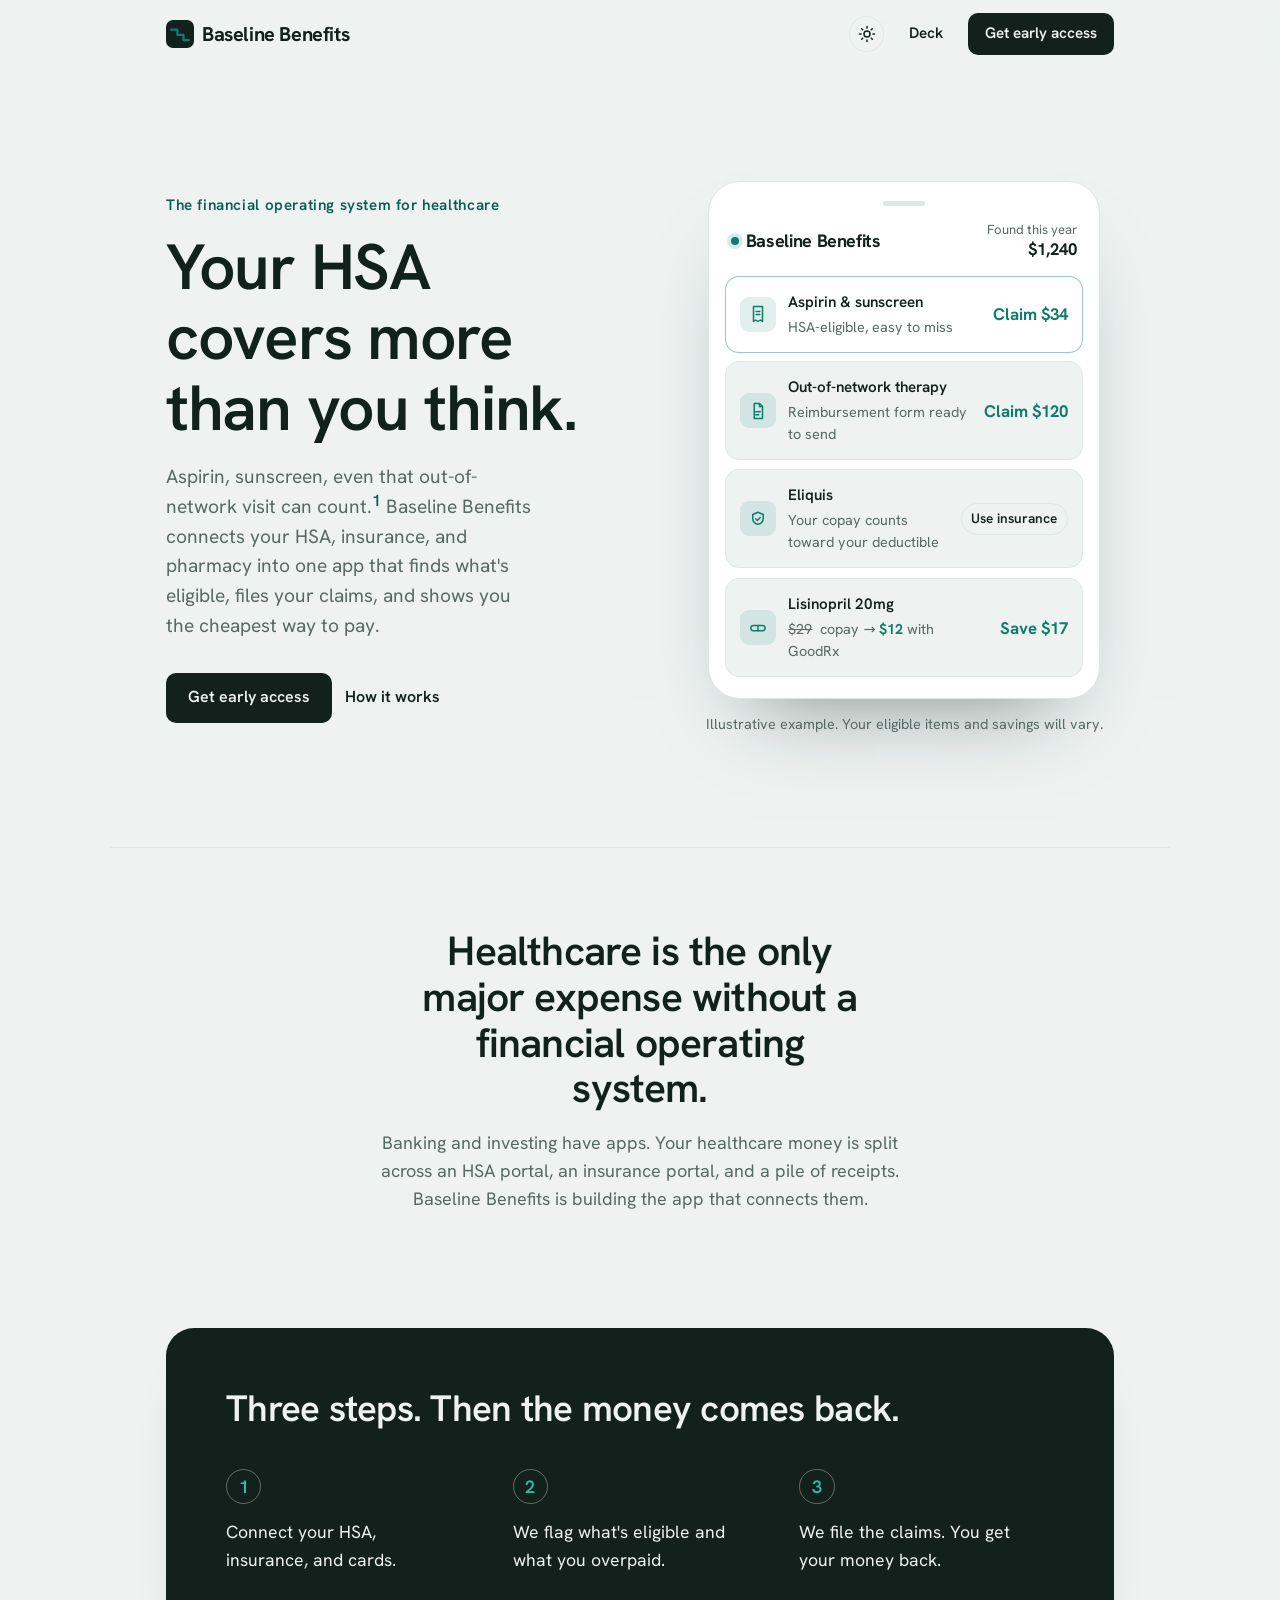
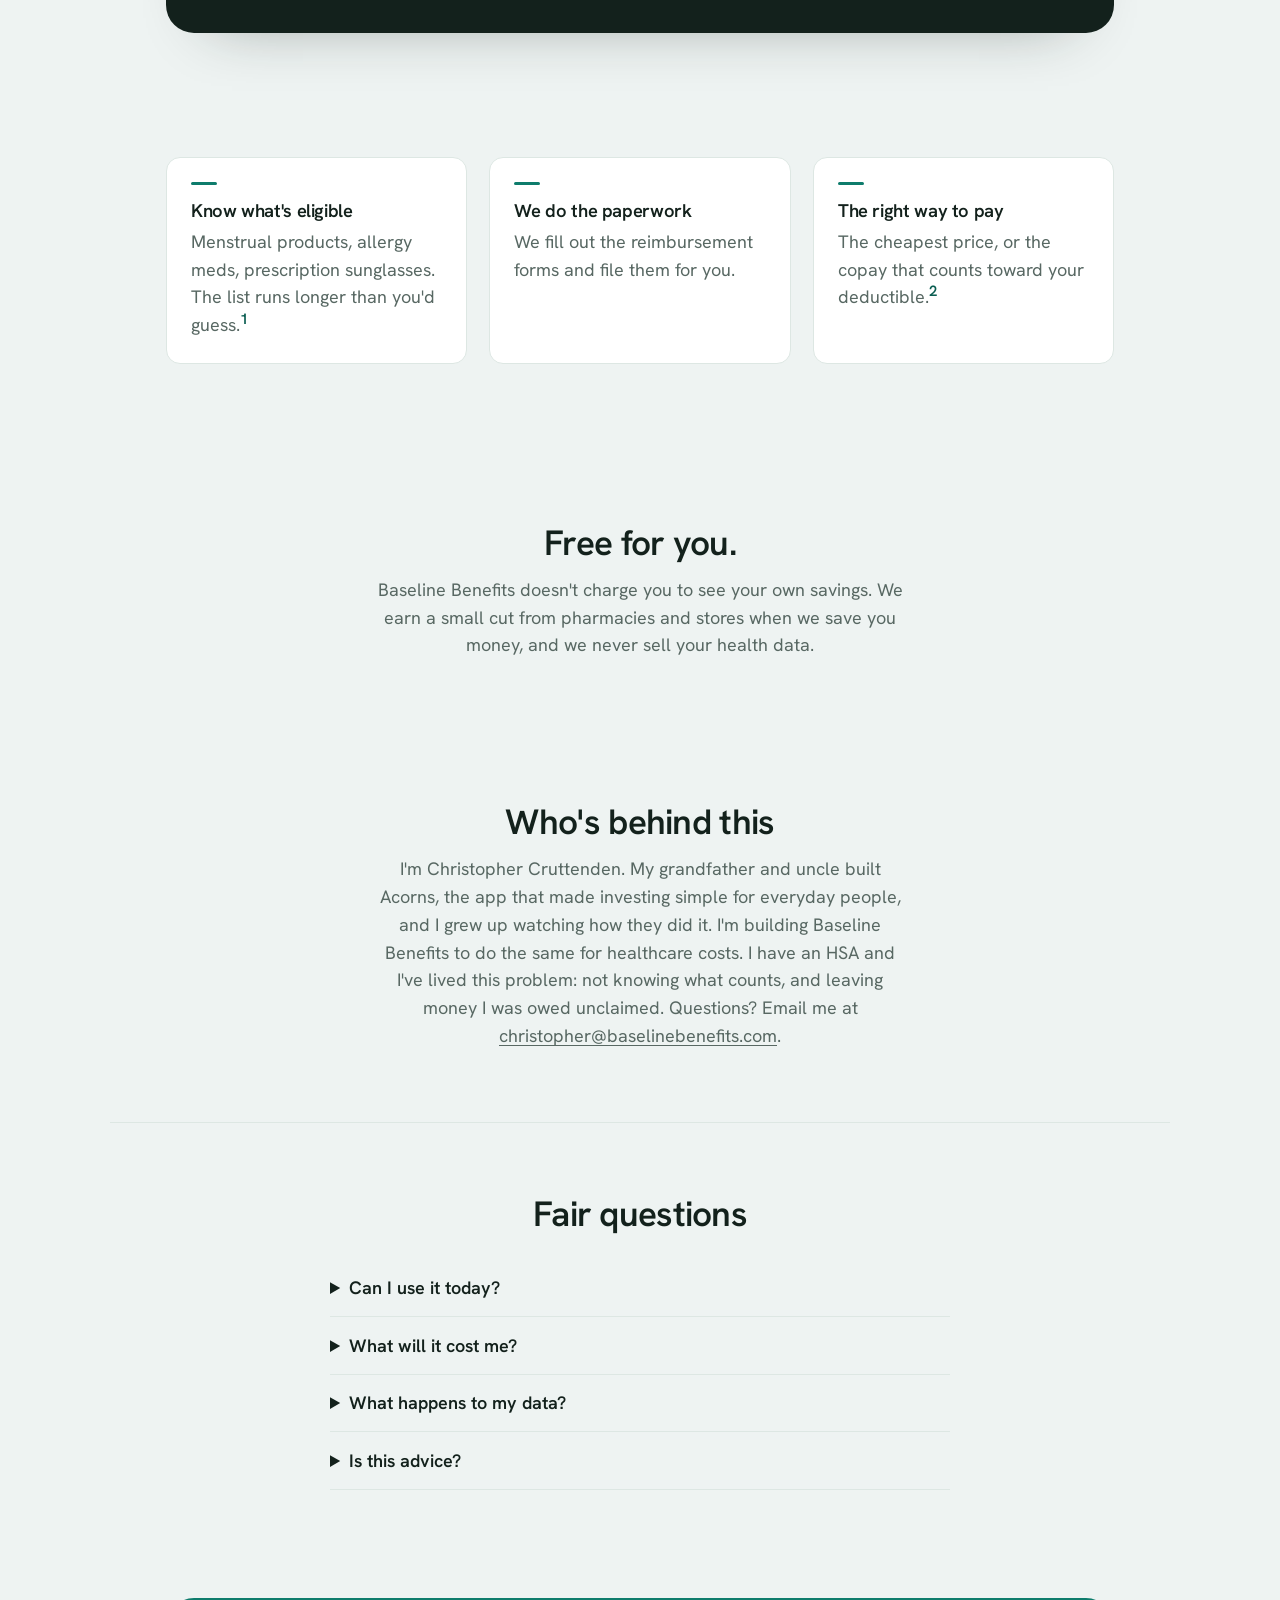
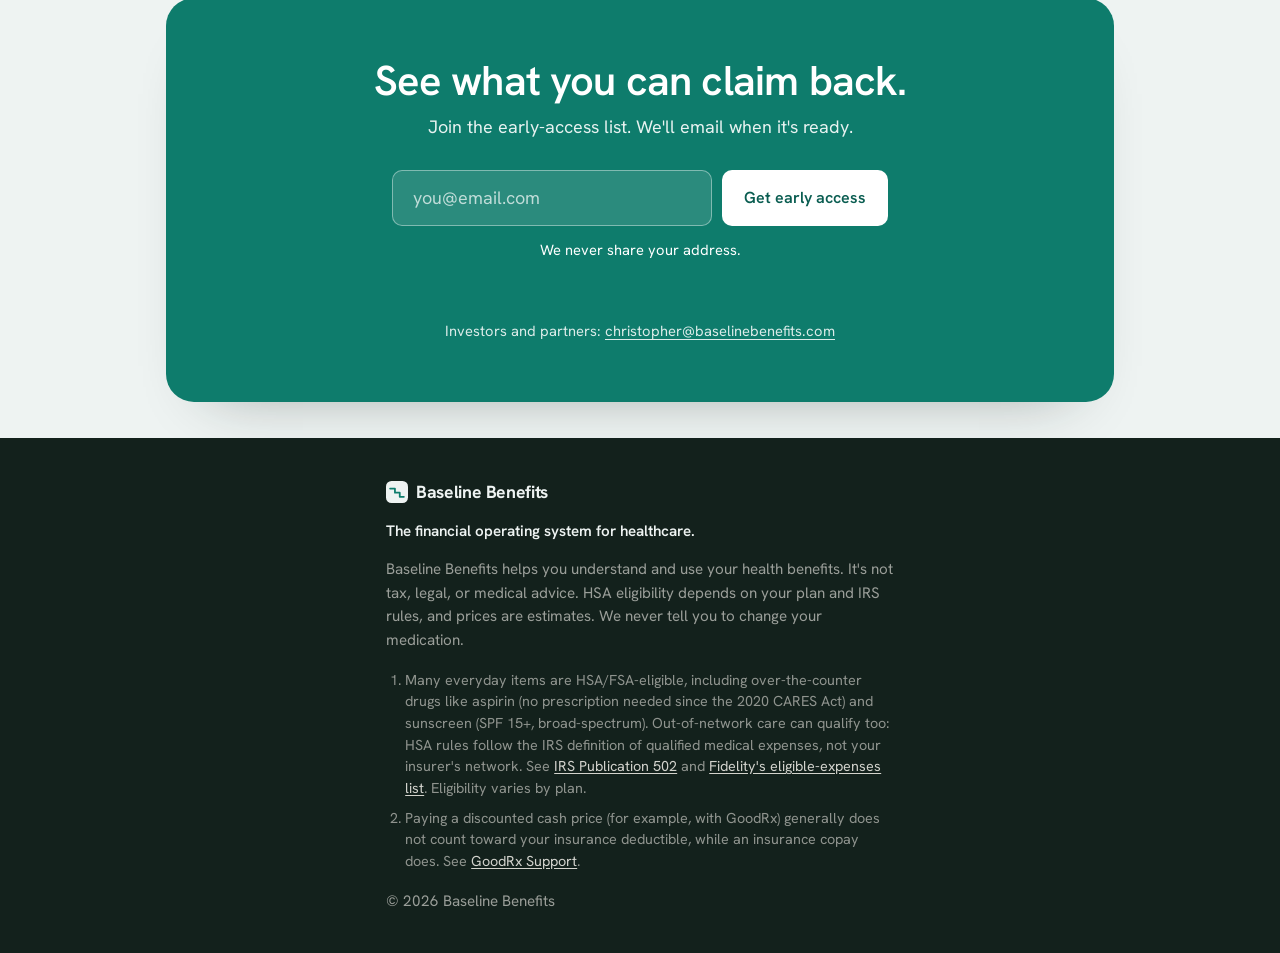
<file: index.html>
<!DOCTYPE html>
<html lang="en">
<head>
  <meta charset="UTF-8" />
  <meta name="viewport" content="width=device-width, initial-scale=1.0" />

  <title>Baseline Benefits · The Financial Operating System for Healthcare</title>
  <meta name="description" content="Your HSA covers more than you think. Baseline Benefits finds what's eligible, files your claims, and shows you the cheapest way to pay. Join the waitlist." />
  <meta name="robots" content="index, follow, max-image-preview:large, max-snippet:-1, max-video-preview:-1" />
  <link rel="canonical" href="https://baselinebenefits.com/" />
  <meta name="theme-color" content="#EEF3F2" media="(prefers-color-scheme: light)" />
  <meta name="theme-color" content="#0f1a16" media="(prefers-color-scheme: dark)" />

  <!-- Open Graph -->
  <meta property="og:site_name" content="Baseline Benefits" />
  <meta property="og:locale" content="en_US" />
  <meta property="og:type" content="website" />
  <meta property="og:url" content="https://baselinebenefits.com/" />
  <meta property="og:title" content="Baseline Benefits · The Financial Operating System for Healthcare" />
  <meta property="og:description" content="Your HSA covers more than you think. Baseline Benefits connects your HSA, insurance, and pharmacy to find what's eligible, file your claims, and show you the cheapest way to pay." />
  <meta property="og:image" content="https://baselinebenefits.com/og.png" />
  <meta property="og:image:width" content="1200" />
  <meta property="og:image:height" content="630" />
  <meta property="og:image:alt" content="Baseline Benefits — the financial operating system for healthcare" />

  <!-- Twitter -->
  <meta name="twitter:card" content="summary_large_image" />
  <meta name="twitter:title" content="Baseline Benefits · The Financial Operating System for Healthcare" />
  <meta name="twitter:description" content="Your HSA covers more than you think. Baseline Benefits finds what's eligible, files your claims, and shows you the cheapest way to pay." />
  <meta name="twitter:image" content="https://baselinebenefits.com/og.png" />
  <meta name="twitter:image:alt" content="Baseline Benefits — the financial operating system for healthcare" />

  <link rel="icon" href="/favicon.svg" type="image/svg+xml" />

  <link rel="apple-touch-icon" href="/apple-touch-icon.png" />

  <link rel="preload" href="/fonts/hanken-grotesk.woff2" as="font" type="font/woff2" crossorigin />

  <script>(function(){try{var t=localStorage.getItem('theme')||(matchMedia('(prefers-color-scheme: dark)').matches?'dark':'light');document.documentElement.setAttribute('data-theme',t);}catch(e){}})();</script>

  <link rel="stylesheet" href="styles.css" />

  <script type="application/ld+json">
  {
    "@context": "https://schema.org",
    "@graph": [
      {
        "@type": "Organization",
        "@id": "https://baselinebenefits.com/#org",
        "name": "Baseline Benefits",
        "url": "https://baselinebenefits.com/",
        "logo": "https://baselinebenefits.com/apple-touch-icon.png",
        "image": "https://baselinebenefits.com/og.png",
        "email": "christopher@baselinebenefits.com",
        "slogan": "The financial operating system for healthcare",
        "description": "Baseline Benefits connects your HSA, insurance, and pharmacy into one app that finds what's eligible, files your claims, and shows you the cheapest way to pay.",
        "foundingDate": "2026",
        "founder": {
          "@type": "Person",
          "name": "Christopher Cruttenden",
          "jobTitle": "Founder",
          "email": "christopher@baselinebenefits.com",
          "url": "https://baselinebenefits.com/#founder"
        }
      },
      {
        "@type": "WebSite",
        "@id": "https://baselinebenefits.com/#website",
        "url": "https://baselinebenefits.com/",
        "name": "Baseline Benefits",
        "inLanguage": "en-US",
        "publisher": { "@id": "https://baselinebenefits.com/#org" }
      },
      {
        "@type": "FAQPage",
        "@id": "https://baselinebenefits.com/#faq",
        "mainEntity": [
          { "@type": "Question", "name": "Can I use it today?", "acceptedAnswer": { "@type": "Answer", "text": "Not yet. We're building now, and the waitlist gets first access. You'll get one email when it's ready." } },
          { "@type": "Question", "name": "What will it cost me?", "acceptedAnswer": { "@type": "Answer", "text": "Nothing. We earn a small cut from pharmacies and stores when we save you money, never from you." } },
          { "@type": "Question", "name": "What happens to my data?", "acceptedAnswer": { "@type": "Answer", "text": "Today we store your email and use it to tell you when the app is ready. Once you connect accounts, your data is used to find your savings. We never sell it." } },
          { "@type": "Question", "name": "Is this advice?", "acceptedAnswer": { "@type": "Answer", "text": "No. Baseline Benefits helps you use the benefits you already have. We don't give medical, tax, or legal advice, and we never suggest changing your medication." } }
        ]
      }
    ]
  }
  </script>

  <!-- Google Analytics (GA4) -->
  <script async src="https://www.googletagmanager.com/gtag/js?id=G-0JN7B5VVE1"></script>
  <script>
    window.dataLayer = window.dataLayer || [];
    function gtag(){dataLayer.push(arguments);}
    gtag('js', new Date());
    gtag('config', 'G-0JN7B5VVE1');
  </script>
  <!-- Microsoft Clarity -->
  <script type="text/javascript">
    (function(c,l,a,r,i,t,y){
      c[a]=c[a]||function(){(c[a].q=c[a].q||[]).push(arguments)};
      t=l.createElement(r);t.async=1;t.src="https://www.clarity.ms/tag/"+i;
      y=l.getElementsByTagName(r)[0];y.parentNode.insertBefore(t,y);
    })(window, document, "clarity", "script", "xdabrymzb3");
  </script>
</head>
<body>
  <a class="skip-link" href="#top">Skip to content</a>
  <header class="nav" id="nav">
    <div class="wrap nav__inner">
      <a class="brand" href="#top" aria-label="Baseline Benefits home">
        <svg viewBox="0 0 32 32" width="28" height="28" aria-hidden="true">
          <rect width="32" height="32" rx="8" fill="var(--ink)"/>
          <path d="M6 11 H13 V17 H20 V23 H26" fill="none" stroke="var(--accent)" stroke-width="2.6" stroke-linecap="round" stroke-linejoin="round"/>
        </svg>
        <span class="brand__name">Baseline Benefits</span>
      </a>
      <span class="nav__right">
        <button id="themeToggle" class="theme-toggle" type="button" aria-label="Dark mode" title="Dark mode">
          <svg class="i-moon" viewBox="0 0 24 24" width="18" height="18" aria-hidden="true" fill="none" stroke="currentColor" stroke-width="2" stroke-linecap="round" stroke-linejoin="round"><path d="M21 12.8A9 9 0 1 1 11.2 3 7 7 0 0 0 21 12.8z"/></svg>
          <svg class="i-sun" viewBox="0 0 24 24" width="18" height="18" aria-hidden="true" fill="none" stroke="currentColor" stroke-width="2" stroke-linecap="round" stroke-linejoin="round"><circle cx="12" cy="12" r="4"/><path d="M12 2v2M12 20v2M4.9 4.9l1.4 1.4M17.7 17.7l1.4 1.4M2 12h2M20 12h2M4.9 19.1l1.4-1.4M17.7 6.3l1.4-1.4"/></svg>
        </button>
        <a href="/deck/" class="btn btn--text">Deck</a>
        <a href="#cta" class="btn btn--solid">Get early access</a>
      </span>
    </div>
  </header>

  <main id="top" tabindex="-1">
    <!-- HERO -->
    <section class="hero wrap">
      <div class="hero__copy">
        <p class="eyebrow">The financial operating system for healthcare</p>
        <h1 class="reveal">Your HSA covers more than you think.</h1>
        <p class="lede reveal" style="--d:.08s">
          Aspirin, sunscreen, even that out-of-network visit can count.<sup><a href="#n1">1</a></sup>
          Baseline Benefits connects your HSA, insurance, and pharmacy into one app
          that finds what's eligible, files your claims, and shows you the cheapest way to pay.
        </p>
        <div class="hero__cta reveal" style="--d:.16s">
          <a href="#cta" class="btn btn--solid">Get early access</a>
          <a href="#how" class="btn btn--text">How it works</a>
        </div>
      </div>

      <div class="hero__aside">
        <div class="phone reveal" style="--d:.12s" aria-label="The Baseline Benefits app: how it saves you money">
        <div class="phone__notch" aria-hidden="true"></div>
        <div class="phone__head">
          <span class="phone__brand"><span class="dot" aria-hidden="true"></span> Baseline Benefits</span>
          <span class="phone__saved">Found this year<b>$1,240</b></span>
        </div>
        <ul class="feed">
          <li class="fcard fcard--price">
            <span class="fcard__icon" aria-hidden="true">
              <svg viewBox="0 0 24 24" width="18" height="18" fill="none" stroke="currentColor" stroke-width="2" stroke-linecap="round" stroke-linejoin="round"><path d="M6 2 h12 v20 l-3-2 -3 2 -3-2 -3 2 z"/><line x1="9.5" y1="8.5" x2="14.5" y2="8.5"/><line x1="9.5" y1="12.5" x2="14.5" y2="12.5"/></svg>
            </span>
            <span class="fcard__body">
              <span class="fcard__title">Aspirin &amp; sunscreen</span>
              <span class="fcard__sub">HSA-eligible, easy to miss</span>
            </span>
            <span class="fcard__val">Claim $34</span>
          </li>
          <li class="fcard">
            <span class="fcard__icon" aria-hidden="true">
              <svg viewBox="0 0 24 24" width="18" height="18" fill="none" stroke="currentColor" stroke-width="2" stroke-linecap="round" stroke-linejoin="round"><path d="M7 2 h7 l4 4 v16 h-11 z"/><path d="M14 2 v4 h4"/><line x1="9" y1="13" x2="15" y2="13"/><line x1="9" y1="17" x2="13" y2="17"/></svg>
            </span>
            <span class="fcard__body">
              <span class="fcard__title">Out-of-network therapy</span>
              <span class="fcard__sub">Reimbursement form ready to send</span>
            </span>
            <span class="fcard__val">Claim $120</span>
          </li>
          <li class="fcard">
            <span class="fcard__icon" aria-hidden="true">
              <svg viewBox="0 0 24 24" width="18" height="18" fill="none" stroke="currentColor" stroke-width="2" stroke-linecap="round" stroke-linejoin="round"><path d="M12 3 l7 3 v5 c0 4.6-3 7.3-7 8 -4-0.7-7-3.4-7-8 V6 z"/><path d="M9 12 l2 2 4-4"/></svg>
            </span>
            <span class="fcard__body">
              <span class="fcard__title">Eliquis</span>
              <span class="fcard__sub">Your copay counts toward your deductible</span>
            </span>
            <span class="fcard__rec">Use insurance</span>
          </li>
          <li class="fcard">
            <span class="fcard__icon" aria-hidden="true">
              <svg viewBox="0 0 24 24" width="18" height="18" fill="none" stroke="currentColor" stroke-width="2" stroke-linecap="round" stroke-linejoin="round"><rect x="2.5" y="8.5" width="19" height="7" rx="3.5"/><line x1="12" y1="8.5" x2="12" y2="15.5"/></svg>
            </span>
            <span class="fcard__body">
              <span class="fcard__title">Lisinopril 20mg</span>
              <span class="fcard__sub"><s>$29</s> copay → <b>$12</b> with GoodRx</span>
            </span>
            <span class="fcard__val">Save $17</span>
          </li>
        </ul>
        </div>
        <p class="phone__note">Illustrative example. Your eligible items and savings will vary.</p>
      </div>
    </section>

    <!-- BIG IDEA -->
    <section class="wrap bigidea">
      <h2>Healthcare is the only major expense without a financial operating system.</h2>
      <p>Banking and investing have apps. Your healthcare money is split across an HSA portal, an insurance portal, and a pile of receipts. Baseline Benefits is building the app that connects them.</p>
    </section>

    <!-- HOW -->
    <section class="band" id="how">
      <div class="wrap">
        <div class="panel panel--dark">
          <h2 class="reveal">Three steps. Then the money comes back.</h2>
          <ol class="steps">
            <li class="reveal"><span class="num">1</span><p>Connect your HSA, insurance, and cards.</p></li>
            <li class="reveal" style="--d:.08s"><span class="num">2</span><p>We flag what's eligible and what you overpaid.</p></li>
            <li class="reveal" style="--d:.16s"><span class="num">3</span><p>We file the claims. You get your money back.</p></li>
          </ol>
        </div>
      </div>
    </section>

    <!-- WHY -->
    <section class="wrap why">
      <ul class="points">
        <li class="reveal">
          <h3>Know what's eligible</h3>
          <p>Menstrual products, allergy meds, prescription sunglasses. The list runs longer than you'd guess.<sup><a href="#n1">1</a></sup></p>
        </li>
        <li class="reveal" style="--d:.08s">
          <h3>We do the paperwork</h3>
          <p>We fill out the reimbursement forms and file them for you.</p>
        </li>
        <li class="reveal" style="--d:.16s">
          <h3>The right way to pay</h3>
          <p>The cheapest price, or the copay that counts toward your deductible.<sup><a href="#n2">2</a></sup></p>
        </li>
      </ul>
    </section>

    <!-- FREE / MODEL -->
    <section class="wrap money">
      <h2>Free for you.</h2>
      <p>Baseline Benefits doesn't charge you to see your own savings. We earn a small cut from pharmacies and stores when we save you money, and we never sell your health data.</p>
    </section>

    <!-- FOUNDER -->
    <section class="wrap money" id="founder">
      <h2>Who's behind this</h2>
      <p>I'm Christopher Cruttenden. My grandfather and uncle built Acorns, the app that made investing simple for everyday people, and I grew up watching how they did it. I'm building Baseline Benefits to do the same for healthcare costs. I have an HSA and I've lived this problem: not knowing what counts, and leaving money I was owed unclaimed. Questions? Email me at <a href="mailto:christopher@baselinebenefits.com">christopher@baselinebenefits.com</a>.</p>
    </section>

    <!-- FAQ -->
    <section class="wrap faq" id="faq">
      <h2>Fair questions</h2>
      <details>
        <summary>Can I use it today?</summary>
        <p>Not yet. We're building now, and the waitlist gets first access. You'll get one email when it's ready.</p>
      </details>
      <details>
        <summary>What will it cost me?</summary>
        <p>Nothing. We earn a small cut from pharmacies and stores when we save you money, never from you.</p>
      </details>
      <details>
        <summary>What happens to my data?</summary>
        <p>Today we store your email and use it to tell you when the app is ready. Once you connect accounts, your data is used to find your savings. We never sell it.</p>
      </details>
      <details>
        <summary>Is this advice?</summary>
        <p>No. Baseline Benefits helps you use the benefits you already have. We don't give medical, tax, or legal advice, and we never suggest changing your medication.</p>
      </details>
    </section>

    <!-- CTA -->
    <section class="cta" id="cta">
      <div class="wrap">
        <div class="panel panel--accent">
          <h2 class="reveal">See what you can claim back.</h2>
          <p class="cta__lede reveal" style="--d:.06s">Join the early-access list. We'll email when it's ready.</p>
          <form class="cta__form reveal" style="--d:.12s" id="waitlist" novalidate>
            <label class="sr-only" for="email">Email address</label>
            <input type="email" id="email" name="email" placeholder="you@email.com" required autocomplete="email" />
            <button type="submit" class="btn btn--light">Get early access</button>
          </form>
          <p class="cta__note reveal" style="--d:.14s">We never share your address.</p>
          <p class="cta__msg" id="ctaMsg" role="status" aria-live="polite"></p>
          <p class="cta__alt reveal">Investors and partners: <a href="mailto:christopher@baselinebenefits.com">christopher@baselinebenefits.com</a></p>
        </div>
      </div>
    </section>
  </main>

  <footer class="footer">
    <div class="wrap footer__inner">
      <span class="brand brand--sm">
        <svg viewBox="0 0 32 32" width="22" height="22" aria-hidden="true">
          <rect width="32" height="32" rx="8" fill="var(--paper)"/>
          <path d="M6 11 H13 V17 H20 V23 H26" fill="none" stroke="var(--accent)" stroke-width="2.6" stroke-linecap="round" stroke-linejoin="round"/>
        </svg>
        Baseline Benefits
      </span>
      <p class="footer__tag">The financial operating system for healthcare.</p>
      <p>Baseline Benefits helps you understand and use your health benefits. It's not tax, legal, or medical advice. HSA eligibility depends on your plan and IRS rules, and prices are estimates. We never tell you to change your medication.</p>
      <ol class="footer__notes">
        <li id="n1">Many everyday items are HSA/FSA-eligible, including over-the-counter drugs like aspirin (no prescription needed since the 2020 CARES Act) and sunscreen (SPF 15+, broad-spectrum). Out-of-network care can qualify too: HSA rules follow the IRS definition of qualified medical expenses, not your insurer's network. See <a href="https://www.irs.gov/publications/p502" target="_blank" rel="noopener">IRS Publication 502</a> and <a href="https://www.fidelity.com/learning-center/smart-money/hsa-and-fsa-eligible-expenses" target="_blank" rel="noopener">Fidelity's eligible-expenses list</a>. Eligibility varies by plan.</li>
        <li id="n2">Paying a discounted cash price (for example, with GoodRx) generally does not count toward your insurance deductible, while an insurance copay does. See <a href="https://support.goodrx.com/hc/en-us/articles/115004950383-Do-purchases-with-GoodRx-count-towards-my-deductible" target="_blank" rel="noopener">GoodRx Support</a>.</li>
      </ol>
      <p class="footer__legal">© 2026 Baseline Benefits</p>
    </div>
  </footer>

  <script src="script.js"></script>
</body>
</html>
</file>
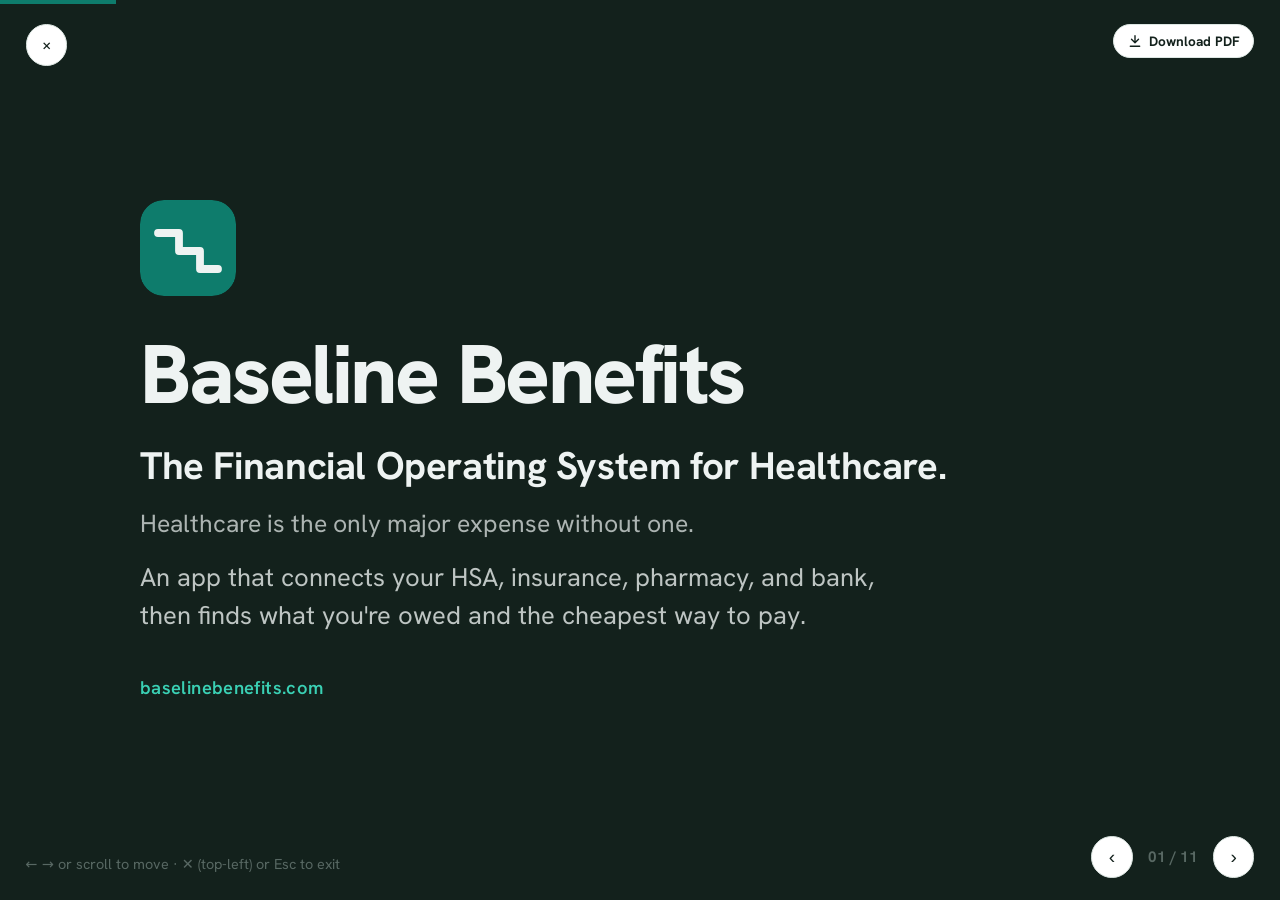
<file: deck/index.html>
<!DOCTYPE html>
<html lang="en">
<head>
<meta charset="UTF-8" />
<meta name="viewport" content="width=device-width, initial-scale=1.0" />

<title>Baseline Benefits · Pitch Deck</title>
<meta name="description" content="Baseline Benefits · the financial operating system for healthcare. Investor deck." />
<meta name="theme-color" content="#13211C" />
<meta name="robots" content="noindex" />
<link rel="canonical" href="https://baselinebenefits.com/deck/" />
<meta property="og:site_name" content="Baseline Benefits" />
<meta property="og:locale" content="en_US" />
<meta property="og:type" content="website" />
<meta property="og:url" content="https://baselinebenefits.com/deck/" />
<meta property="og:title" content="Baseline Benefits · Pitch Deck" />
<meta property="og:description" content="The financial operating system for healthcare. Investor deck." />
<meta property="og:image" content="https://baselinebenefits.com/og.png" />
<meta property="og:image:width" content="1200" />
<meta property="og:image:height" content="630" />
<meta property="og:image:alt" content="Baseline Benefits — the financial operating system for healthcare" />
<meta name="twitter:card" content="summary_large_image" />
<meta name="twitter:title" content="Baseline Benefits · Pitch Deck" />
<meta name="twitter:description" content="The financial operating system for healthcare." />
<meta name="twitter:image" content="https://baselinebenefits.com/og.png" />
<link rel="icon" href="/favicon.svg" type="image/svg+xml" />
<link rel="apple-touch-icon" href="/apple-touch-icon.png" />
<link rel="preload" href="/fonts/hanken-grotesk.woff2" as="font" type="font/woff2" crossorigin />
<style>
@font-face{
  font-family:"Hanken Grotesk";font-style:normal;font-weight:400 800;font-display:swap;
  src:url("/fonts/hanken-grotesk.woff2") format("woff2");
  unicode-range:U+0000-00FF,U+0131,U+0152-0153,U+02BB-02BC,U+02C6,U+02DA,U+02DC,U+0304,U+0308,U+0329,U+2000-206F,U+20AC,U+2122,U+2191,U+2193,U+2212,U+2215,U+FEFF,U+FFFD;
}
:root{
  --paper:#EEF3F2; --card:#FFFFFF; --ink:#13211C; --muted:#586863; --line:#DDE7E3;
  --accent:#0E7C6C; --accent-2:#0A5D51;
  --sans:"Hanken Grotesk",-apple-system,system-ui,sans-serif;
}
*{box-sizing:border-box;margin:0;padding:0}
html,body{height:100%}
body{font-family:var(--sans);background:var(--ink);color:var(--ink);overflow:hidden;-webkit-font-smoothing:antialiased}
body:focus{outline:none}

.slide{position:fixed;inset:0;display:none;flex-direction:column;justify-content:flex-start;
  background:var(--paper);padding:clamp(2rem,6vw,6rem);overflow:auto}
.slide.is-active{display:flex;animation:fade .45s ease}
@keyframes fade{from{opacity:0;transform:translateY(8px)}to{opacity:1;transform:none}}
.slide--ink{background:var(--ink);color:var(--paper)}
.wrap{width:100%;max-width:1000px;margin:auto}

.mark{display:inline-flex;align-items:center;gap:.55rem;font-weight:800;letter-spacing:-.02em;font-size:1.15rem}
.slide--ink .mark{color:var(--paper)}
.slide__tag{position:absolute;top:clamp(1.5rem,4vw,2.75rem);left:max(4.8rem,clamp(2rem,6vw,6rem));
  font-size:.78rem;font-weight:700;letter-spacing:.14em;text-transform:uppercase;color:var(--accent)}
.slide--ink .slide__tag{color:#34c8ad}

h1{font-size:clamp(2.6rem,7vw,5.2rem);font-weight:800;letter-spacing:-.03em;line-height:1}
h2{font-size:clamp(2rem,5vw,3.6rem);font-weight:800;letter-spacing:-.025em;line-height:1.04}
.lede{font-size:clamp(1.1rem,2.2vw,1.5rem);color:var(--muted);margin-top:1.4rem;max-width:40ch;line-height:1.45}
.slide--ink .lede{color:rgba(238,243,242,.8)}
.lead{font-size:clamp(1.02rem,1.8vw,1.25rem);color:var(--muted);margin-top:1.1rem;max-width:56ch;line-height:1.5}
.slide--ink .lead{color:rgba(238,243,242,.78)}
.accent{color:var(--accent)}
.slide--ink .accent{color:#3ad0b4}
.punch{font-size:clamp(1.15rem,2.4vw,1.7rem);font-weight:700;margin-top:1.8rem}
.punch .accent{color:var(--accent)}

/* title */
.title__tagline{font-size:clamp(1.5rem,3.4vw,2.4rem);font-weight:700;margin-top:1.6rem;letter-spacing:-.01em}
.title__sub{font-size:clamp(1rem,2vw,1.3rem);color:rgba(238,243,242,.7);margin-top:1rem}
.title__url{margin-top:2.6rem;font-size:.95rem;color:#3ad0b4;font-weight:600;letter-spacing:.02em}
.bigmark{width:clamp(64px,9vw,96px);height:clamp(64px,9vw,96px);border-radius:24px;margin-bottom:2rem}

/* lists */
.plist{list-style:none;margin-top:1.8rem;display:grid;gap:.85rem;max-width:46ch}
.plist li{position:relative;padding-left:1.7rem;font-size:clamp(1.05rem,2vw,1.35rem);line-height:1.4}
.plist li::before{content:"";position:absolute;left:0;top:.62em;width:.6rem;height:.6rem;border-radius:50%;background:var(--accent)}

/* columns / cards */
.cols{display:grid;grid-template-columns:repeat(3,1fr);gap:1rem;margin-top:2.2rem}
.cardbox{background:var(--card);border:1px solid var(--line);border-radius:16px;padding:1.4rem}
.slide--ink .cardbox{background:#1b2a25;border-color:#26352f}
.cardbox h3{font-size:1.15rem;font-weight:700;margin-bottom:.5rem}
.cardbox p{color:var(--muted);font-size:.98rem;line-height:1.4}
.slide--ink .cardbox p{color:rgba(238,243,242,.72)}

.five{display:grid;grid-template-columns:repeat(5,1fr);gap:.7rem;margin-top:2rem}
.five .chip{background:var(--card);border:1px solid var(--line);border-radius:14px;padding:1.2rem .95rem;text-align:center;display:flex;flex-direction:column;align-items:center;gap:.45rem}
.five .chip .ico{color:var(--accent);font-size:1.5rem;line-height:1}
.five .chip b{font-weight:700;font-size:1rem;line-height:1.2}
.five .chip em{font-style:normal;color:var(--muted);font-size:.82rem;line-height:1.35}

/* flow */
.flow{display:grid;gap:.6rem;margin-top:2rem;max-width:760px}
.flow .step{display:flex;align-items:center;gap:1rem;background:var(--card);border:1px solid var(--line);border-radius:14px;padding:1rem 1.2rem;font-size:1.05rem;font-weight:600}
.flow .step b{color:var(--accent)}
.flow .step s{color:var(--muted);font-weight:500}
.flow .num{flex:none;width:1.9rem;height:1.9rem;border-radius:50%;background:var(--ink);color:var(--paper);display:grid;place-items:center;font-size:.9rem;font-weight:700}
.note{margin-top:1.1rem;font-size:.85rem;color:var(--muted)}

/* compare rows */
.rows{margin-top:2rem;display:grid;gap:.55rem;max-width:820px}
.rows .row{display:grid;grid-template-columns:1fr auto;gap:1rem;align-items:center;padding:.9rem 1.2rem;border:1px solid var(--line);border-radius:12px;background:var(--card);font-size:1.05rem}
.rows .row--us{background:var(--ink);color:var(--paper);border-color:var(--ink);font-weight:700}
.rows .row .who{font-weight:700}
.rows .row .gap{color:var(--muted);font-weight:500;font-size:.95rem}
.rows .row--us .gap{color:#3ad0b4;font-weight:600}

/* streams */
.streams{list-style:none;margin-top:1.8rem;display:grid;grid-template-columns:1fr 1fr;gap:.7rem 1.6rem;max-width:760px}
.streams li{padding-left:1.6rem;position:relative;font-size:1.08rem;line-height:1.4}
.streams li::before{content:"+";position:absolute;left:0;color:#3ad0b4;font-weight:800}

/* nav + progress */
.progress{position:fixed;top:0;left:0;height:4px;background:var(--accent);width:9.1%;transition:width .35s ease;z-index:50}
.nav{position:fixed;bottom:1.4rem;right:1.6rem;display:flex;align-items:center;gap:.7rem;z-index:50}
.nav button{width:2.6rem;height:2.6rem;border-radius:50%;border:1px solid var(--line);background:var(--card);color:var(--ink);
  font-size:1.2rem;cursor:pointer;display:grid;place-items:center;transition:background .2s,transform .2s}
.nav button:hover{background:var(--accent);color:#fff;border-color:var(--accent)}
.counter{font-size:.85rem;font-weight:700;color:var(--muted);min-width:3.6rem;text-align:center;font-variant-numeric:tabular-nums}
.hint{position:fixed;bottom:1.7rem;left:1.6rem;font-size:.78rem;color:var(--muted);z-index:50}
.home{position:fixed;top:1.5rem;left:1.6rem;z-index:60;width:2.6rem;height:2.6rem;border-radius:50%;
  border:1px solid var(--line);background:var(--card);color:var(--ink);font-size:1.05rem;line-height:1;
  display:grid;place-items:center;text-decoration:none;transition:background .2s,color .2s,border-color .2s}
.home:hover{background:var(--accent);color:#fff;border-color:var(--accent)}
.pdfbtn{position:fixed;top:1.5rem;right:1.6rem;z-index:60;display:inline-flex;align-items:center;gap:.45rem;
  border:1px solid var(--line);background:var(--card);color:var(--ink);border-radius:999px;
  padding:.5em 1em;font-size:.85rem;font-weight:700;text-decoration:none;transition:background .2s,color .2s,border-color .2s}
.pdfbtn:hover{background:var(--accent);color:#fff;border-color:var(--accent)}
.pdfbtn:focus-visible{outline:2px solid #fff;outline-offset:2px}

@media (max-width:720px){
  .cols,.five{grid-template-columns:1fr 1fr}
  .streams{grid-template-columns:1fr}
  .hint{display:none}
}
@media (max-width:480px){
  .cols,.five{grid-template-columns:1fr}
}
@media (prefers-reduced-motion:reduce){
  .slide.is-active{animation:none}
  .progress{transition:none}
}

@media print{
  @page{size:landscape;margin:0}
  body{overflow:visible;background:#fff;-webkit-print-color-adjust:exact;print-color-adjust:exact}
  .slide{position:relative;inset:auto;display:flex !important;height:100vh;overflow:hidden;page-break-after:always;animation:none}
  .slide:last-of-type{page-break-after:auto}
  .nav,.progress,.hint,.home,.pdfbtn{display:none !important}
}

/* readability: larger type for a self-paced web deck */
.slide__tag{font-size:1rem}
.title__sub{font-size:clamp(1.2rem,2.2vw,1.55rem)}
.title__url{font-size:1.15rem}
.lede{font-size:clamp(1.3rem,2.4vw,1.8rem)}
.lead{font-size:clamp(1.25rem,2vw,1.6rem)}
.cardbox h3{font-size:1.3rem}
.cardbox p{font-size:1.12rem}
.five .chip b{font-size:1.1rem}
.five .chip em{font-size:1rem}
.flow .step{font-size:1.2rem}
.rows .row{font-size:1.2rem}
.rows .row .gap{font-size:1.1rem}
.streams li{font-size:1.2rem}
.plist li{font-size:clamp(1.2rem,2.2vw,1.5rem)}
.note{font-size:1rem}
.hint{font-size:.9rem}
.counter{font-size:.95rem}
</style>

<!-- Google Analytics (GA4) -->
<script async src="https://www.googletagmanager.com/gtag/js?id=G-0JN7B5VVE1"></script>
<script>
  window.dataLayer = window.dataLayer || [];
  function gtag(){dataLayer.push(arguments);}
  gtag('js', new Date());
  gtag('config', 'G-0JN7B5VVE1');
</script>
<!-- Microsoft Clarity -->
<script type="text/javascript">
  (function(c,l,a,r,i,t,y){
    c[a]=c[a]||function(){(c[a].q=c[a].q||[]).push(arguments)};
    t=l.createElement(r);t.async=1;t.src="https://www.clarity.ms/tag/"+i;
    y=l.getElementsByTagName(r)[0];y.parentNode.insertBefore(t,y);
  })(window, document, "clarity", "script", "xdabrymzb3");
</script>
</head>
<body>
<div class="progress" id="bar"></div>

<!-- 1 TITLE -->
<section class="slide slide--ink is-active">
  <div class="wrap">
    <svg class="bigmark" viewBox="0 0 32 32" aria-hidden="true"><rect width="32" height="32" rx="8" fill="#0e7c6c"/><path d="M6 11 H13 V17 H20 V23 H26" fill="none" stroke="#EEF3F2" stroke-width="2.6" stroke-linecap="round" stroke-linejoin="round"/></svg>
    <h1>Baseline Benefits</h1>
    <p class="title__tagline">The Financial Operating System for Healthcare.</p>
    <p class="title__sub">Healthcare is the only major expense without one.</p>
    <p class="lead">An app that connects your HSA, insurance, pharmacy, and bank, then finds what you're owed and the cheapest way to pay.</p>
    <p class="title__url">baselinebenefits.com</p>
  </div>
</section>

<!-- 2 PROBLEM -->
<section class="slide">
  <span class="slide__tag">01 · The problem</span>
  <div class="wrap">
    <h2>Healthcare runs on <span class="accent">paperwork</span>, not software.</h2>
    <p class="lead">Americans spend more on healthcare than almost anything else, yet manage it with none of the tools they expect for the rest of their money.</p>
    <ul class="plist">
      <li>Most people can't say what their HSA covers, so tax-free money sits unused.</li>
      <li>Same drug, same pharmacy: a $29 copay when the cash price is $12. Nobody tells you.</li>
      <li>Reimbursements go unfiled because the paperwork is miserable.</li>
      <li>Medical bills hide costly errors, and no tool checks them for you.</li>
    </ul>
    <p class="note">Prices illustrative; discount cash prices often beat copays (GoodRx).</p>
  </div>
</section>

<!-- 3 WHY NOW -->
<section class="slide">
  <span class="slide__tag">02 · Why now</span>
  <div class="wrap">
    <h2>Three shifts made this possible.</h2>
    <p class="lead">The tools to fix healthcare's money problem only recently came together.</p>
    <div class="cols">
      <div class="cardbox"><h3>AI</h3><p>People expect apps to do the work for them now, not just show information.</p></div>
      <div class="cardbox"><h3>Price transparency</h3><p>New rules finally made healthcare pricing data usable.</p></div>
      <div class="cardbox"><h3>Connected finance</h3><p>Open banking and digital wallets let apps link your accounts and move money for you.</p></div>
    </div>
  </div>
</section>

<!-- 4 SOLUTION -->
<section class="slide slide--ink">
  <span class="slide__tag">03 · Solution</span>
  <div class="wrap">
    <h2>Baseline Benefits. The AI financial OS for healthcare.</h2>
    <p class="lede">It connects your HSA, insurance, pharmacy, and bank, then works in the background to find what's eligible, compare every price, file reimbursements, time your deductible, and forecast what's next.</p>
    <p class="punch">Healthcare money decisions become <span class="accent">automatic</span>.</p>
  </div>
</section>

<!-- 5 PRODUCT -->
<section class="slide">
  <span class="slide__tag">04 · Product</span>
  <div class="wrap">
    <h2>One platform. Five systems.</h2>
    <div class="five">
      <div class="chip"><span class="ico">◫</span><b>Unified Health Wallet</b><em>All your health money (HSA, FSA, cards) in one place.</em></div>
      <div class="chip"><span class="ico">✓</span><b>Eligibility Engine</b><em>Knows what's covered or HSA-eligible, down to the item.</em></div>
      <div class="chip"><span class="ico">℞</span><b>Pharmacy Optimization</b><em>Compares every price so you never overpay for a prescription.</em></div>
      <div class="chip"><span class="ico">↻</span><b>Reimbursement Automation</b><em>Files the paperwork and recovers money you're owed.</em></div>
      <div class="chip"><span class="ico">★</span><b>AI Health CFO</b><em>Explains every move and plans for what's coming.</em></div>
    </div>
  </div>
</section>

<!-- 6 EXAMPLE JOURNEY -->
<section class="slide">
  <span class="slide__tag">05 · How it feels</span>
  <div class="wrap">
    <h2>One prescription, handled.</h2>
    <div class="flow">
      <div class="step"><span class="num">1</span>Your doctor writes a prescription.</div>
      <div class="step"><span class="num">2</span>Baseline Benefits compares insurance, GoodRx, and cash in seconds.</div>
      <div class="step"><span class="num">3</span><span><b>"Pay $12 with GoodRx,"</b> &nbsp;or&nbsp; <b>"Use insurance, you're near your deductible."</b></span></div>
      <div class="step"><span class="num">4</span>Filled, then <b>auto-reimbursed from your HSA</b>. No paperwork.</div>
    </div>
    <p class="note">Illustrative example; eligibility and pricing vary by plan. Financial guidance only: a rules engine built on IRS Pub 502 makes the call, the AI explains it, and we never suggest changing a medication.</p>
  </div>
</section>

<!-- 7 WHY US -->
<section class="slide">
  <span class="slide__tag">06 · Why us</span>
  <div class="wrap">
    <h2>Everyone solves one piece. We connect them.</h2>
    <p class="lead">Each of these optimizes one number. The right call depends on four at once: today's price, your deductible position, the HSA tax break, and what you'll spend next. None of them can see all four.</p>
    <div class="rows">
      <div class="row"><span class="who">GoodRx</span><span class="gap">price only</span></div>
      <div class="row"><span class="who">Insurer &amp; HSA portals</span><span class="gap">no guidance</span></div>
      <div class="row"><span class="who">Budgeting apps</span><span class="gap">no healthcare context</span></div>
      <div class="row"><span class="who">Health apps</span><span class="gap">no financial layer</span></div>
      <div class="row row--us"><span class="who">Baseline Benefits</span><span class="gap">connects all of it</span></div>
    </div>
    <p class="punch">Baseline Benefits is the <span class="accent">only one</span> connected to your prices, insurance, HSA, and bank.</p>
  </div>
</section>

<!-- 8 BUSINESS MODEL -->
<section class="slide slide--ink">
  <span class="slide__tag">07 · Business model</span>
  <div class="wrap">
    <h2>Free for you. Paid by the money we move.</h2>
    <p class="lead">Free for the people who use it. We earn from pharmacies, merchants, and card rails, plus a cut of the money we recover, and none of it depends on employer or health-plan budgets.</p>
    <ul class="streams">
      <li>Prescription discount transaction fees</li>
      <li>Fees from merchants who accept HSA / FSA</li>
      <li>Interchange + interest on HSA balances</li>
      <li>Pharma copay &amp; assistance programs</li>
      <li>A cut of recovered reimbursements, earned only when you get paid</li>
      <li>Employer &amp; health-plan contracts (expansion)</li>
    </ul>
    <p class="punch">Fees like these are <span class="accent">about 82%</span> of GoodRx revenue.</p>
  </div>
</section>

<!-- 9 VISION / ROADMAP -->
<section class="slide">
  <span class="slide__tag">08 · Where it goes</span>
  <div class="wrap">
    <h2>From HSA optimization to the layer under <span class="accent">every</span> healthcare payment.</h2>
    <p class="lead">We start with prescriptions and HSAs, then expand into the rest of healthcare spending.</p>
    <ul class="plist">
      <li>Medical-bill auditing: find the billing error, file the dispute.</li>
      <li>Employer and health-plan contracts: the same engine, sold to the people who carry the cost.</li>
      <li>Medicare and Medicaid guidance: the households hit hardest by out-of-pocket costs.</li>
    </ul>
  </div>
</section>

<!-- 10 TEAM -->
<section class="slide">
  <span class="slide__tag">09 · Team</span>
  <div class="wrap">
    <h2>Built by someone who's <span class="accent">lived this</span>.</h2>
    <p class="lead">Christopher Cruttenden, founder. He has fought the HSA and benefits maze himself; that fight is the product. He grew up inside fintech (his grandfather and uncle founded Acorns, the app that made investing simple for everyday people) and has worked in health tech alongside his father.</p>
    <p class="lead">Hiring next: payments, health benefits, and AI engineering.</p>
  </div>
</section>

<!-- 11 CLOSE -->
<section class="slide slide--ink">
  <div class="wrap">
    <h1>Healthcare should work like modern finance.</h1>
    <p class="lede">Baseline Benefits finds the money your benefits already owe you.</p>
    <p class="lead">Today: waitlist open at baselinebenefits.com. First build: the eligibility and reimbursement engine. Talking to early investors and partners now.</p>
    <p class="title__url">Christopher Cruttenden, founder&nbsp;&nbsp;·&nbsp;&nbsp;christopher@baselinebenefits.com&nbsp;&nbsp;·&nbsp;&nbsp;baselinebenefits.com</p>
  </div>
</section>

<a class="home" href="/" aria-label="Back to homepage" title="Home (Esc)">&times;</a>
<a class="pdfbtn" id="pdfBtn" href="baseline-benefits-deck.pdf" download="baseline-benefits-deck.pdf">
  <svg viewBox="0 0 24 24" width="14" height="14" aria-hidden="true" fill="none" stroke="currentColor" stroke-width="2.4" stroke-linecap="round" stroke-linejoin="round"><path d="M12 3v12M6 9l6 6 6-6M4 21h16"/></svg>
  Download PDF
</a>
<div class="hint">← → or scroll to move · ✕ (top-left) or Esc to exit</div>
<nav class="nav">
  <button id="prev" aria-label="Previous slide">‹</button>
  <span class="counter" id="counter" role="status">01 / 11</span>
  <button id="next" aria-label="Next slide">›</button>
</nav>

<script>
(function(){
  var slides=[].slice.call(document.querySelectorAll('.slide'));
  var bar=document.getElementById('bar');
  var counter=document.getElementById('counter');
  var i=-1,deckDone=false;
  function show(n){
    n=Math.max(0,Math.min(slides.length-1,n));
    if(n===i)return;
    i=n;
    slides.forEach(function(s,k){s.classList.toggle('is-active',k===i)});
    slides[i].scrollTop=0;
    var _n=slides.length;counter.textContent=String(i+1).padStart(String(_n).length,'0')+' / '+_n;
    bar.style.width=((i+1)/_n*100)+'%';
    history.replaceState(null,'','#s'+(i+1));
    window.scrollTo(0,0);
    var last=(i===_n-1&&!deckDone);
    if(last)deckDone=true;
    var el=slides[i], t=el.querySelector('.slide__tag'), h=el.querySelector('h1,h2');
    var name=(t&&t.textContent.trim())||(h&&h.textContent.trim().slice(0,50))||('Slide '+(i+1));
    if(typeof gtag==='function'){
      gtag('event','slide_view',{slide_number:i+1,slide_total:_n,slide_name:name});
      if(last){gtag('event','deck_complete');}
    }
    try{
      if(typeof clarity==='function'){
        clarity('event','slide_view');
        if(last){clarity('event','deck_complete');clarity('upgrade','deck_complete');}
      }
    }catch(e){}
  }
  function next(){show(i+1)} function prev(){show(i-1)}
  document.addEventListener('keydown',function(e){
    if(e.key==='ArrowRight'||e.key==='PageDown'||e.key===' '){e.preventDefault();next();}
    else if(e.key==='ArrowLeft'||e.key==='PageUp'){e.preventDefault();prev();}
    else if(e.key==='Home'){show(0);}
    else if(e.key==='End'){show(slides.length-1);}
    else if(e.key==='Escape'||e.key==='Esc'||e.keyCode===27){window.location.href='/';}
  });
  function focusDeck(){try{document.body.focus();}catch(e){}}
  document.getElementById('next').onclick=function(){next();focusDeck();};
  document.getElementById('prev').onclick=function(){prev();focusDeck();};
  var x0=null,y0=null;
  document.addEventListener('touchstart',function(e){x0=e.touches[0].clientX;y0=e.touches[0].clientY},{passive:true});
  document.addEventListener('touchend',function(e){
    if(x0===null)return;
    var dx=e.changedTouches[0].clientX-x0,dy=e.changedTouches[0].clientY-y0;
    if(Math.abs(dx)>45&&Math.abs(dx)>Math.abs(dy)*1.5){dx<0?next():prev();}
    x0=null;y0=null;
  },{passive:true});
  /* one advance per scroll gesture: accumulate deltas, fire once, reset after 160ms of silence */
  var wheelAcc=0,wheelLast=0,wheelDone=false;
  window.addEventListener('wheel',function(e){
    var now=Date.now();
    var dy=e.deltaY*(e.deltaMode===1?33:e.deltaMode===2?window.innerHeight:1);
    var s=slides[i];
    if(s&&(dy>0?s.scrollTop+s.clientHeight<s.scrollHeight-1:s.scrollTop>0)){
      wheelAcc=0;wheelDone=true;wheelLast=now;return;
    }
    if(now-wheelLast>160){wheelAcc=0;wheelDone=false;}
    wheelLast=now;
    if(wheelDone)return;
    wheelAcc+=dy;
    if(Math.abs(wheelAcc)>=60){wheelDone=true;(wheelAcc>0?next:prev)();}
  },{passive:true});
  var pdf=document.getElementById('pdfBtn');
  if(pdf){pdf.addEventListener('click',function(){
    if(typeof gtag==='function')gtag('event','deck_download',{});
    try{if(typeof clarity==='function')clarity('event','deck_download');}catch(e){}
  });}
  var m=location.hash.match(/^#s(\d+)/);
  show(m?parseInt(m[1],10)-1:0);
  document.body.tabIndex=-1; focusDeck();
})();
</script>
</body>
</html>
</file>
<file: styles.css>
/* Baseline — lean, one typeface, minimal emphasis */

@font-face {
  font-family: "Hanken Grotesk";
  font-style: normal;
  font-weight: 400 800;
  font-display: swap;
  src: url("/fonts/hanken-grotesk.woff2") format("woff2");
  unicode-range: U+0000-00FF, U+0131, U+0152-0153, U+02BB-02BC, U+02C6, U+02DA, U+02DC, U+0304, U+0308, U+0329, U+2000-206F, U+20AC, U+2122, U+2191, U+2193, U+2212, U+2215, U+FEFF, U+FFFD;
}

:root {
  --paper: #EEF3F2;
  --card: #FFFFFF;
  --ink: #13211C;
  --muted: #586863;
  --line: #DDE7E3;
  --accent: #0E7C6C;
  --accent-2: #0A5D51;
  --maxw: 1060px;
  --gut: clamp(20px, 5vw, 56px);
  --sans: "Hanken Grotesk", -apple-system, system-ui, sans-serif;
}

*, *::before, *::after { box-sizing: border-box; margin: 0; padding: 0; }
html { scroll-behavior: smooth; -webkit-text-size-adjust: 100%; }
@media (prefers-reduced-motion: reduce) { html { scroll-behavior: auto; } }

body {
  font-family: var(--sans);
  background: var(--paper);
  color: var(--ink);
  line-height: 1.55;
  font-size: 18px;
  -webkit-font-smoothing: antialiased;
  font-feature-settings: "tnum" 1;
}

a { color: inherit; text-decoration: none; }
.wrap { width: 100%; max-width: var(--maxw); margin-inline: auto; padding-inline: var(--gut); }
.sr-only { position: absolute; width: 1px; height: 1px; overflow: hidden; clip: rect(0 0 0 0); }

h1, h2, h3 { font-weight: 600; letter-spacing: -0.02em; line-height: 1.1; }

/* buttons */
.btn {
  display: inline-flex; align-items: center; justify-content: center;
  font: inherit; font-weight: 600; font-size: 1rem;
  padding: 0.72em 1.3em; border-radius: 10px; border: 1px solid transparent;
  cursor: pointer; transition: background .2s, transform .2s, border-color .2s;
}
.btn--solid { background: var(--ink); color: var(--paper); }
.btn--solid:hover { background: var(--accent-2); }
.btn--light { background: #fff; color: var(--accent-2); }
.btn--light:hover { background: rgba(255,255,255,.88); }
.btn--text { background: none; color: var(--ink); padding-inline: 0.4em; }
.btn--text:hover { color: var(--accent); }

/* nav */
.nav { position: sticky; top: 0; z-index: 20; background: rgba(238,243,242,.85); backdrop-filter: blur(8px); border-bottom: 1px solid transparent; transition: border-color .2s; }
.nav.is-stuck { border-bottom-color: var(--line); }
.nav__inner { display: flex; align-items: center; justify-content: space-between; height: 68px; }
.nav__right { display: inline-flex; align-items: center; gap: .5rem; }
.brand { display: inline-flex; align-items: center; gap: .5rem; font-weight: 700; font-size: 1.25rem; letter-spacing: -0.02em; }
.brand--sm { font-size: 1.1rem; }
.nav .btn { padding: .55em 1.05em; font-size: .95rem; }

/* hero */
.hero { display: grid; grid-template-columns: 1.05fr .95fr; gap: clamp(2rem, 5vw, 4.5rem); align-items: center; padding-block: clamp(3rem, 9vw, 7rem); }
.phone__note { text-align: center; font-size: .8rem; color: var(--muted); margin-top: .9rem; }
.hero h1 { font-size: clamp(2.4rem, 6vw, 4rem); }
.lede { font-size: 1.2rem; color: var(--muted); margin-top: 1.2rem; max-width: 34ch; }
.hero__cta { display: flex; align-items: center; gap: .4rem; margin-top: 2rem; }

/* the app, shown as a phone home screen */
.phone { max-width: 392px; margin-inline: auto; background: var(--card); border: 1px solid var(--line); border-radius: 32px; padding: 1.1rem 1rem 1.3rem; box-shadow: 0 45px 80px -45px rgba(19,33,28,.5); }
.phone__notch { width: 42px; height: 5px; border-radius: 5px; background: var(--line); margin: .1rem auto 1rem; }
.phone__head { display: flex; justify-content: space-between; align-items: center; padding: 0 .35rem 1rem; }
.phone__brand { display: inline-flex; align-items: center; gap: .45rem; font-weight: 700; letter-spacing: -.02em; }
.phone__brand .dot { width: .5rem; height: .5rem; border-radius: 50%; background: var(--accent); box-shadow: 0 0 0 4px rgba(14,124,108,.16); }
.phone__saved { display: flex; flex-direction: column; align-items: flex-end; font-size: .72rem; color: var(--muted); line-height: 1.25; }
.phone__saved b { font-size: 1.05rem; color: var(--ink); }

.feed { list-style: none; display: flex; flex-direction: column; gap: .55rem; }
.fcard { display: flex; align-items: center; gap: .8rem; padding: .85rem .9rem; border: 1px solid var(--line); border-radius: 14px; background: var(--paper); }
.fcard--price { background: var(--card); border-color: rgba(14,124,108,.4); }
.fcard__icon { flex: none; width: 2.2rem; height: 2.2rem; display: grid; place-items: center; border-radius: 9px; background: rgba(14,124,108,.12); color: var(--accent); }
.fcard__body { flex: 1; min-width: 0; }
.fcard__title { display: block; font-weight: 600; font-size: .95rem; }
.fcard__sub { display: block; font-size: .82rem; color: var(--muted); margin-top: .12rem; }
.fcard__sub s { margin-right: .25rem; }
.fcard__sub b { color: var(--accent); }
.fcard__val { flex: none; font-weight: 700; color: var(--accent); font-size: 1.05rem; }
.fcard__rec { flex: none; font-weight: 600; font-size: .78rem; color: var(--ink); border: 1px solid var(--line); border-radius: 999px; padding: .32em .7em; white-space: nowrap; }

/* contained colored panels (no full-bleed stripes) */
.panel { border-radius: 28px; padding: clamp(2rem, 5vw, 3.75rem); box-shadow: 0 30px 60px -45px rgba(19,33,28,.45); }
.panel--dark { background: var(--ink); color: var(--paper); }
.panel--accent { background: var(--accent); color: #fff; text-align: center; }

/* band (how) */
.band { padding-block: clamp(1rem, 3vw, 2.25rem); }
.band h2 { font-size: clamp(1.6rem, 3.5vw, 2.3rem); margin-bottom: 2.5rem; }
.steps { list-style: none; display: grid; grid-template-columns: repeat(3, 1fr); gap: 2rem; }
.steps li { display: flex; flex-direction: column; gap: .9rem; }
.steps .num { width: 2.2rem; height: 2.2rem; display: grid; place-items: center; border-radius: 50%; border: 1px solid rgba(245,242,236,.35); color: var(--accent); font-weight: 600; }
.steps p { font-size: 1.1rem; max-width: 22ch; }

/* why */
.why { padding-block: clamp(3rem, 7vw, 5.5rem); }
.points { list-style: none; display: grid; grid-template-columns: repeat(3, 1fr); gap: clamp(1rem, 2vw, 1.4rem); }
.points li { background: var(--card); border: 1px solid var(--line); border-radius: 14px; padding: 1.5rem 1.5rem; }
.points li::before { content: ""; display: block; width: 26px; height: 3px; border-radius: 3px; background: var(--accent); margin-bottom: 1rem; }
.points h3 { font-size: 1.15rem; margin-bottom: .4rem; }
.points p { color: var(--muted); }

/* free / model */
.money { text-align: center; padding-block: clamp(2.5rem, 6vw, 4.5rem); }
.money h2 { font-size: clamp(1.6rem, 3.5vw, 2.2rem); }
.money p { color: var(--muted); max-width: 54ch; margin: .8rem auto 0; }

/* category eyebrow + big-idea statement */
.eyebrow { font-size: .8rem; font-weight: 600; letter-spacing: .04em; color: var(--accent); margin-bottom: .9rem; }
.bigidea { text-align: center; padding-block: clamp(2.75rem, 7vw, 5rem); border-top: 1px solid var(--line); }
.bigidea h2 { font-size: clamp(1.7rem, 4vw, 2.55rem); max-width: 20ch; margin: 0 auto; line-height: 1.12; }
.bigidea p { color: var(--muted); max-width: 52ch; margin: 1.1rem auto 0; }
.footer__tag { color: var(--paper); font-weight: 600; }

/* cta */
.cta { padding-block: clamp(1rem, 3vw, 2.25rem); }
.cta h2 { font-size: clamp(1.8rem, 4vw, 2.6rem); }
.cta__lede { color: rgba(255,255,255,.9); margin-top: .6rem; }
.cta__form { display: flex; gap: .6rem; justify-content: center; flex-wrap: wrap; margin-top: 1.8rem; }
.cta__form input { font: inherit; padding: .72em 1.1em; border-radius: 10px; border: 1px solid rgba(255,255,255,.4); background: rgba(255,255,255,.12); color: #fff; width: min(320px, 80vw); }
.cta__form input::placeholder { color: rgba(255,255,255,.7); }
.cta__form input:focus { outline: none; border-color: #fff; background: rgba(255,255,255,.2); }
.cta__msg { min-height: 1.4em; margin-top: .9rem; font-size: .95rem; color: #fff; font-weight: 600; }
.cta__alt { margin-top: 1.4rem; font-size: .92rem; color: rgba(255,255,255,.85); }
.cta__alt a { text-decoration: underline; text-underline-offset: 3px; }

/* footer */
.footer { background: var(--ink); color: rgba(245,242,236,.6); padding-block: 2.5rem; }
.footer__inner { display: flex; flex-direction: column; gap: .9rem; max-width: 62ch; }
.footer .brand { color: var(--paper); }
.footer p { font-size: .85rem; }
.footer__legal { color: rgba(245,242,236,.4); }
.footer__notes { padding-left: 1.2rem; display: flex; flex-direction: column; gap: .5rem; margin: .2rem 0; }
.footer__notes li { font-size: .76rem; line-height: 1.5; color: rgba(245,242,236,.55); }
.footer__notes a { color: rgba(245,242,236,.85); text-decoration: underline; text-underline-offset: 2px; }
.footer__notes a:hover { color: #fff; }

/* footnote markers */
sup { line-height: 0; }
sup a { color: var(--accent); text-decoration: none; font-weight: 600; }
sup a:hover { text-decoration: underline; }

/* entrance: nothing animates on scroll. On load, the app feed populates like
   notifications arriving — the app "finding your money." Everything else is just present. */
.reveal { opacity: 1; }
@media (prefers-reduced-motion: no-preference) {
  .feed .fcard { opacity: 0; animation: popin .5s cubic-bezier(.2,.7,.25,1.3) forwards; }
  .feed .fcard:nth-child(1) { animation-delay: .35s; }
  .feed .fcard:nth-child(2) { animation-delay: .52s; }
  .feed .fcard:nth-child(3) { animation-delay: .69s; }
  .feed .fcard:nth-child(4) { animation-delay: .86s; }
}
@keyframes popin { from { opacity: 0; transform: scale(.95); } to { opacity: 1; transform: none; } }

/* responsive */
@media (max-width: 820px) {
  .hero { grid-template-columns: 1fr; }
  .steps { grid-template-columns: 1fr; gap: 1.4rem; }
  .steps li { flex-direction: row; align-items: center; }
  .points { grid-template-columns: 1fr; }
}

/* readability: bump small content type (no content under ~13px) */
.eyebrow { font-size: .95rem; }
.footer p { font-size: .95rem; }
.footer__notes li { font-size: .9rem; }
.phone__saved { font-size: .82rem; }
.fcard__sub { font-size: .9rem; }
.fcard__rec { font-size: .85rem; }
.phone__note { font-size: .9rem; }

/* theme toggle button */
.theme-toggle { display: inline-grid; place-items: center; width: 2.2rem; height: 2.2rem; border-radius: 50%; border: 1px solid var(--line); background: transparent; color: var(--ink); cursor: pointer; transition: background .2s, color .2s, border-color .2s; }
.theme-toggle:hover { background: var(--card); color: var(--accent); border-color: var(--accent); }
.theme-toggle .i-moon { display: none; }
.theme-toggle .i-sun { display: block; }
:root[data-theme="dark"] .theme-toggle .i-sun { display: none; }
:root[data-theme="dark"] .theme-toggle .i-moon { display: block; }

/* ---------- dark mode (home page) ---------- */
:root { color-scheme: light; }
:root[data-theme="dark"] {
  color-scheme: dark;
  --paper: #0f1a16;
  --card:  #17241f;
  --ink:   #e9f1ee;
  --muted: #9fb2ab;
  --line:  #2a3a33;
}
/* components that used --ink as a dark surface, retuned for a dark page */
:root[data-theme="dark"] .nav { background: rgba(15,26,22,.85); }
:root[data-theme="dark"] .panel--dark { background: var(--card); color: var(--ink); }
:root[data-theme="dark"] .footer { background: #0b1310; color: rgba(233,241,238,.6); }
:root[data-theme="dark"] .footer .brand,
:root[data-theme="dark"] .footer__tag { color: var(--ink); }
:root[data-theme="dark"] .footer rect { fill: var(--ink); }
:root[data-theme="dark"] .footer__notes li { color: rgba(233,241,238,.5); }
:root[data-theme="dark"] .footer__notes a { color: rgba(233,241,238,.85); }
:root[data-theme="dark"] .btn--solid:hover { background: var(--accent); color: #06120e; }

/* ---------- accessibility (WCAG 2.1 AA) ---------- */
:root { --accent-text: #0a5d51; }                          /* accessible teal for small text on light */
:root[data-theme="dark"] {
  --accent: #0E7C6C; --accent-2: #0A5D51;                  /* keep accent dark so white text on it passes */
  --accent-text: #2bbfa3;                                  /* brighter teal for small text on dark */
}
.eyebrow { color: var(--accent-text); }
sup a { color: var(--accent-text); }
.footer__legal { color: rgba(245,242,236,.6); }            /* was .4 (failed contrast) */
:root[data-theme="dark"] .footer__notes li { color: rgba(233,241,238,.66); }
:root[data-theme="dark"] .btn--solid:hover { color: #fff; }

/* visible keyboard focus (WCAG 2.4.7) */
a:focus-visible, button:focus-visible, input:focus-visible, .theme-toggle:focus-visible {
  outline: 2px solid var(--accent-text); outline-offset: 2px; border-radius: 4px;
}

/* skip link (WCAG 2.4.1) */
.skip-link { position: absolute; left: -9999px; top: 0; z-index: 200; background: var(--ink); color: var(--paper); padding: .7em 1.1em; border-radius: 0 0 8px 0; font-weight: 600; text-decoration: none; }
.skip-link:focus { left: 0; }

/* honor reduced-motion */
@media (prefers-reduced-motion: reduce) { html { scroll-behavior: auto; } }

/* teal-as-text contrast repairs (light ink panel + dark theme) */
.steps .num { color: #2bbfa3; }
:root[data-theme="dark"] .fcard__val,
:root[data-theme="dark"] .fcard__sub b,
:root[data-theme="dark"] .fcard__icon { color: var(--accent-text); }
:root[data-theme="dark"] .btn--text:hover,
:root[data-theme="dark"] .theme-toggle:hover { color: var(--accent-text); }

/* focus rings on colored surfaces (non-text contrast 3:1) */
.panel--accent :focus-visible, .panel--dark :focus-visible, .footer :focus-visible { outline-color: #fff; }
.cta__form input:focus-visible { outline: 2px solid #fff; outline-offset: 2px; }

/* anchors shouldn't land under the 68px sticky nav */
#how, #cta, #n1, #n2, #founder, #faq { scroll-margin-top: 84px; }

/* nav at phone widths */
.nav .btn, .brand { white-space: nowrap; }
@media (max-width: 620px) {
  .nav .btn { font-size: .9rem; padding: .5em .75em; }
  .nav__right { gap: .35rem; }
  .brand { font-size: 1.05rem; }
  .nav .brand svg { width: 24px; height: 24px; }
}
@media (max-width: 430px) {
  .nav .brand__name { display: none; }
}

/* founder */
.money p a { text-decoration: underline; text-underline-offset: 3px; }

/* faq */
.faq { padding-block: clamp(2.5rem, 6vw, 4.5rem); border-top: 1px solid var(--line); }
.faq h2 { font-size: clamp(1.6rem, 3.5vw, 2.2rem); text-align: center; }
.faq details { max-width: 62ch; margin-inline: auto; padding: .9rem 0; border-bottom: 1px solid var(--line); }
.faq details:first-of-type { margin-top: 1.6rem; }
.faq summary { font-weight: 600; cursor: pointer; }
.faq summary:hover { color: var(--accent-text); }
.faq details p { color: var(--muted); margin-top: .5rem; }
.faq summary:focus-visible { outline: 2px solid var(--accent-text); outline-offset: 2px; border-radius: 4px; }

/* privacy note at the form */
.cta__note { margin-top: .8rem; font-size: .92rem; color: #fff; }
</file>
